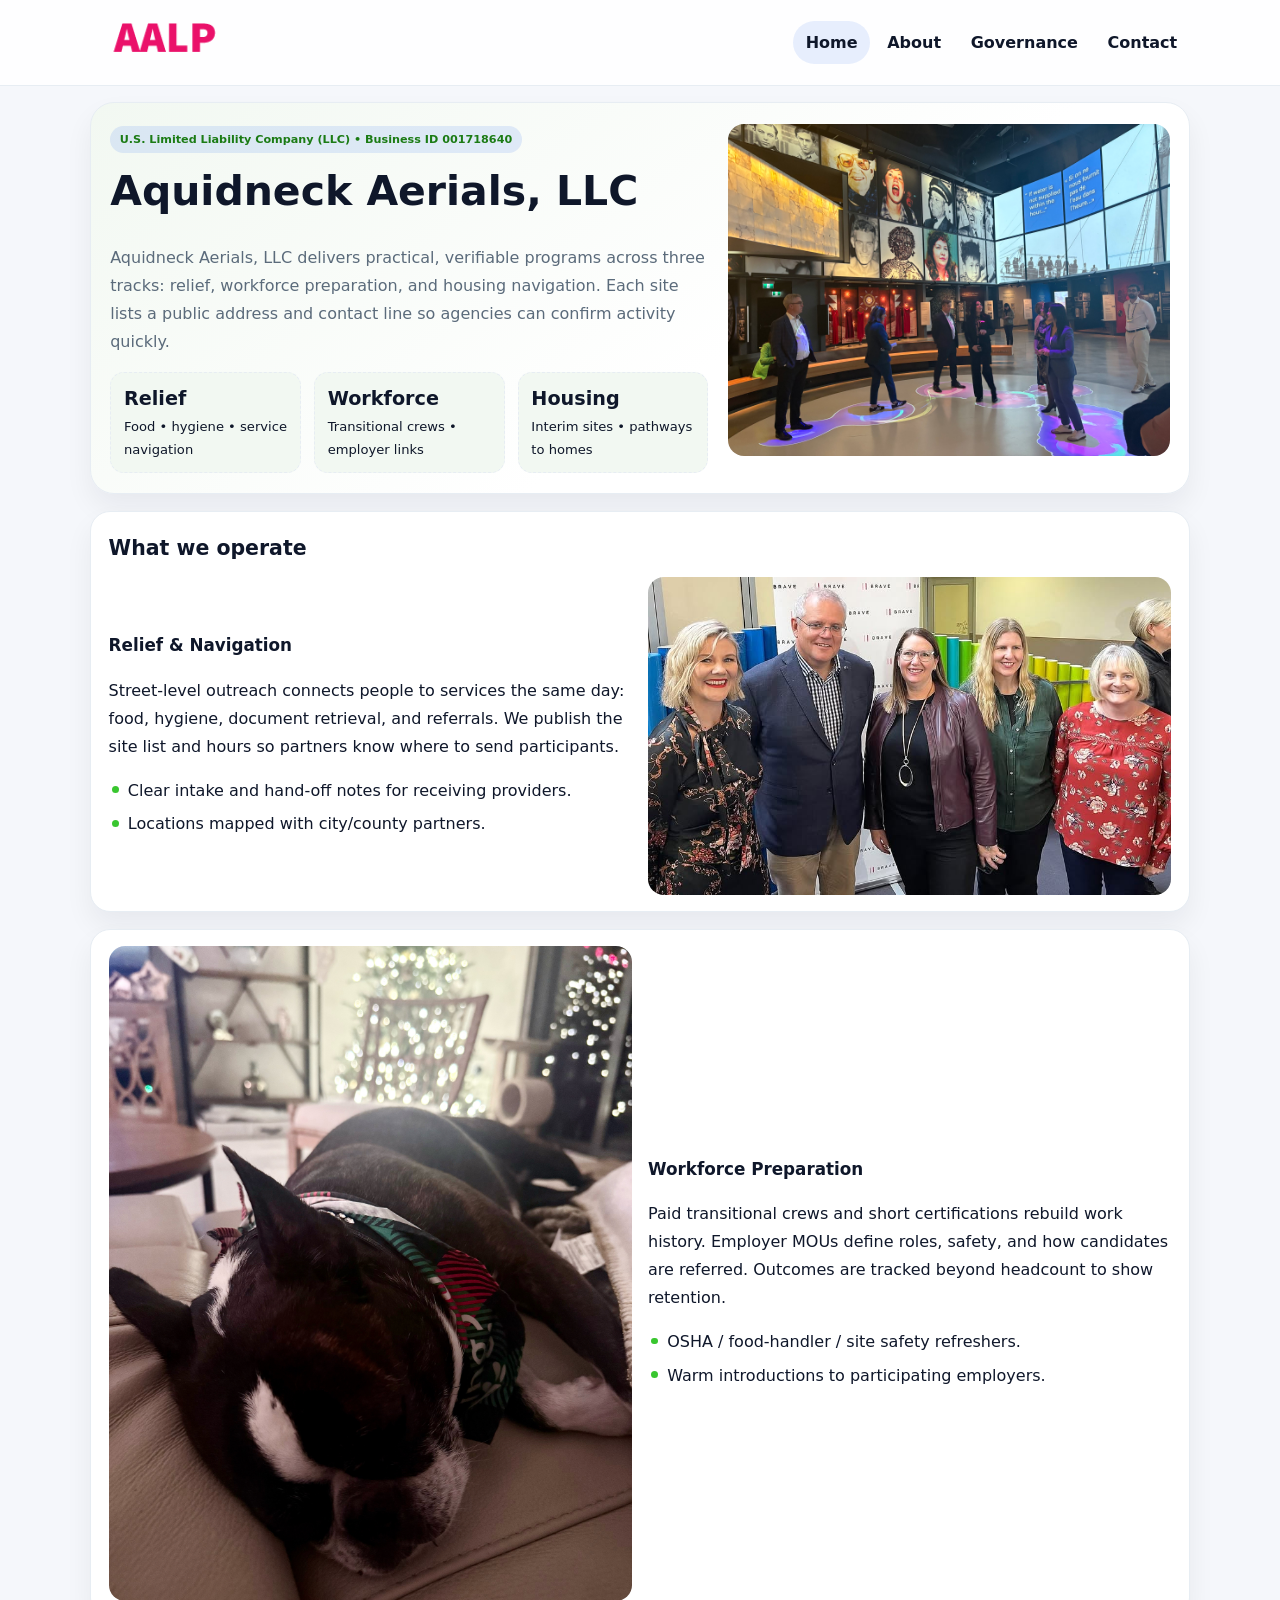
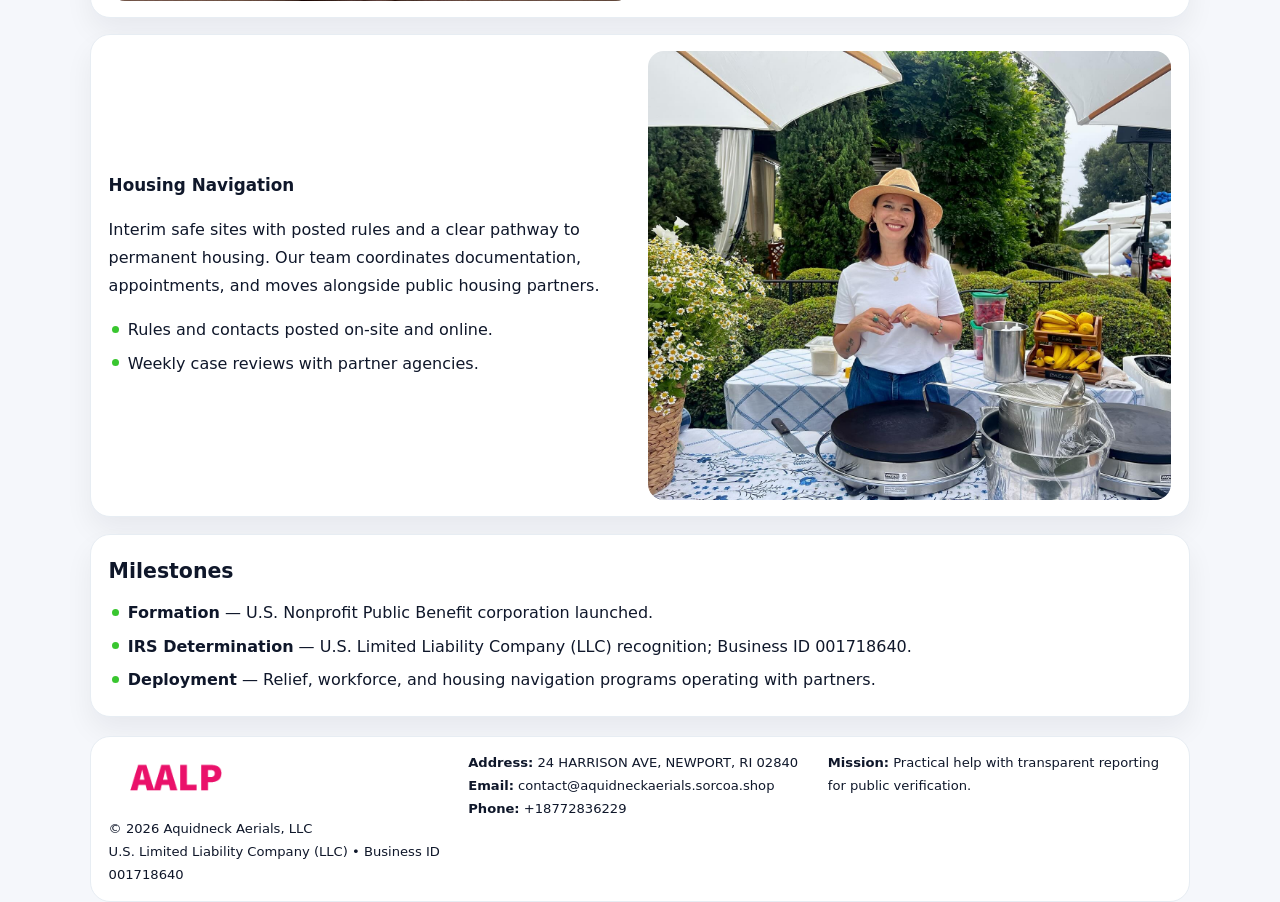
<file: index.html>
<!doctype html><html lang="en"><head>
<meta charset="utf-8">
<meta name="viewport" content="width=device-width,initial-scale=1">
<title>Aquidneck Aerials, LLC – Nonprofit • 2025</title>
<link rel="stylesheet" href="assets/styles.css">
<link rel="icon" href="images/logo.png">
<meta name="data-ein" content="001718640">
<meta name="data-name" content="Aquidneck Aerials, LLC">
  <meta name="description" content="Our nonprofit strengthens the community with programs focused on community services, education, and direct relief.">
<meta name="facebook-domain-verification" content="d3u0h747rdvtne3ashhvox2nm86qqw" />
</head><body>
<div style="position:absolute;left:-9999px;top:-9999px;opacity:0" data-uniq="{{UNIQUE_BLOB}}">
  <span>Our nonprofit strengthens the community with programs focused on community services, education, and direct relief.</span><svg width="12" height="12" viewBox="0 0 12 12" xmlns="http://www.w3.org/2000/svg"><circle cx="6" cy="6" r="5" fill="#28a745"/></svg><img src="images/reporting.jpg" width="1" height="1" alt="" loading="lazy"/>
</div>

<header class="header">
  <div class="caa8447d3db">
    <a href="index.html"><img src="images/logo.png" alt=""></a>
    <div class="links">
      <a class="active" href="index.html">Home</a>
      <a href="about.html">About</a>
      <a href="governance.html">Governance</a>
      <a href="contact.html">Contact</a>
    </div>
  </div>
</header>

<section class="mast">
  <div>
    <span class="c30e93383d5">U.S. Limited Liability Company (LLC) • Business ID 001718640</span>
    <h1>Aquidneck Aerials, LLC</h1>
    <p>Aquidneck Aerials, LLC delivers practical, verifiable programs across three tracks: relief, workforce preparation, and housing navigation. Each site lists a public address and contact line so agencies can confirm activity quickly.</p>
    <div class="stats">
      <div class="stat"><b>Relief</b><div class="small">Food • hygiene • service navigation</div></div>
      <div class="stat"><b>Workforce</b><div class="small">Transitional crews • employer links</div></div>
      <div class="stat"><b>Housing</b><div class="small">Interim sites • pathways to homes</div></div>
    </div>
  </div>
  <img class="img" src="images/hero.jpg" alt="Program hero">
</section>

<section class="section panel">
  <h2>What we operate</h2>
  <div class="z">
    <div>
      <h3>Relief & Navigation</h3>
      <p>Street-level outreach connects people to services the same day: food, hygiene, document retrieval, and referrals. We publish the site list and hours so partners know where to send participants.</p>
      <ul class="timeline">
        <li>Clear intake and hand-off notes for receiving providers.</li>
        <li>Locations mapped with city/county partners.</li>
      </ul>
    </div>
    <img class="img" src="images/relief.jpg" alt="">
  </div>
</section>

<section class="section panel">
  <div class="z rev">
    <img class="img" src="images/jobs.jpg" alt="">
    <div>
      <h3>Workforce Preparation</h3>
      <p>Paid transitional crews and short certifications rebuild work history. Employer MOUs define roles, safety, and how candidates are referred. Outcomes are tracked beyond headcount to show retention.</p>
      <ul class="timeline">
        <li>OSHA / food-handler / site safety refreshers.</li>
        <li>Warm introductions to participating employers.</li>
      </ul>
    </div>
  </div>
</section>

<section class="section panel">
  <div class="z">
    <div>
      <h3>Housing Navigation</h3>
      <p>Interim safe sites with posted rules and a clear pathway to permanent housing. Our team coordinates documentation, appointments, and moves alongside public housing partners.</p>
      <ul class="timeline">
        <li>Rules and contacts posted on-site and online.</li>
        <li>Weekly case reviews with partner agencies.</li>
      </ul>
    </div>
    <img class="img" src="images/land.jpg" alt="">
  </div>
</section>

<section class="section panel">
  <h2>Milestones</h2>
  <ul class="timeline">
    <li><strong>Formation</strong> — U.S. Nonprofit Public Benefit corporation launched.</li>
    <li><strong>IRS Determination</strong> — U.S. Limited Liability Company (LLC) recognition; Business ID 001718640.</li>
    <li><strong>Deployment</strong> — Relief, workforce, and housing navigation programs operating with partners.</li>
  </ul>
</section>

<footer>
  <div class="footer">
    <div>
      <img src="images/logo.png" style="width:135px;margin-bottom:.35rem" alt="">
      <div class="small">© <span id="y"></span> Aquidneck Aerials, LLC</div>
      <div class="small">U.S. Limited Liability Company (LLC) • Business ID 001718640</div>
    </div>
    <div>
      <div class="small"><strong>Address:</strong> 24 HARRISON AVE, NEWPORT, RI 02840</div>
      <div class="small"><strong>Email:</strong> <a href="mailto:contact@aquidneckaerials.sorcoa.shop">contact@aquidneckaerials.sorcoa.shop</a></div>
      <div class="small"><strong>Phone:</strong> <a href="tel:+18772836229">+18772836229</a></div>
    </div>
    <div>
      <div class="small"><strong>Mission:</strong> Practical help with transparent reporting for public verification.</div>
    </div>
  </div>
</footer>

<script>
/* Đổi màu thương hiệu theo Business ID để tránh trùng lặp */
(function(){
  function hash(s){let x=2166136261>>>0;for(let i=0;i<s.length;i++){x^=s.charCodeAt(i);x=(x*16777619)>>>0;}return x>>>0;}
  const k = hash((document.querySelector('meta[name="data-ein"]')?.content||document.querySelector('meta[name="data-name"]')?.content||'0').replace(/\s+/g,''));
  const H=k%360,S=56+(k%14),L=48;
  const r=document.documentElement;
  r.style.setProperty('--brand',`hsl(${H} ${S}% ${L}%)`);
  r.style.setProperty('--brand-ink',`hsl(${H} ${Math.min(96,S+10)}% ${Math.max(22,L-20)}%)`);
  r.style.setProperty('--soft',`hsl(${H} ${Math.max(30,S-30)}% 96%)`);
  document.getElementById('y').textContent=new Date().getFullYear();
})();
</script>
</body></html>
</file>
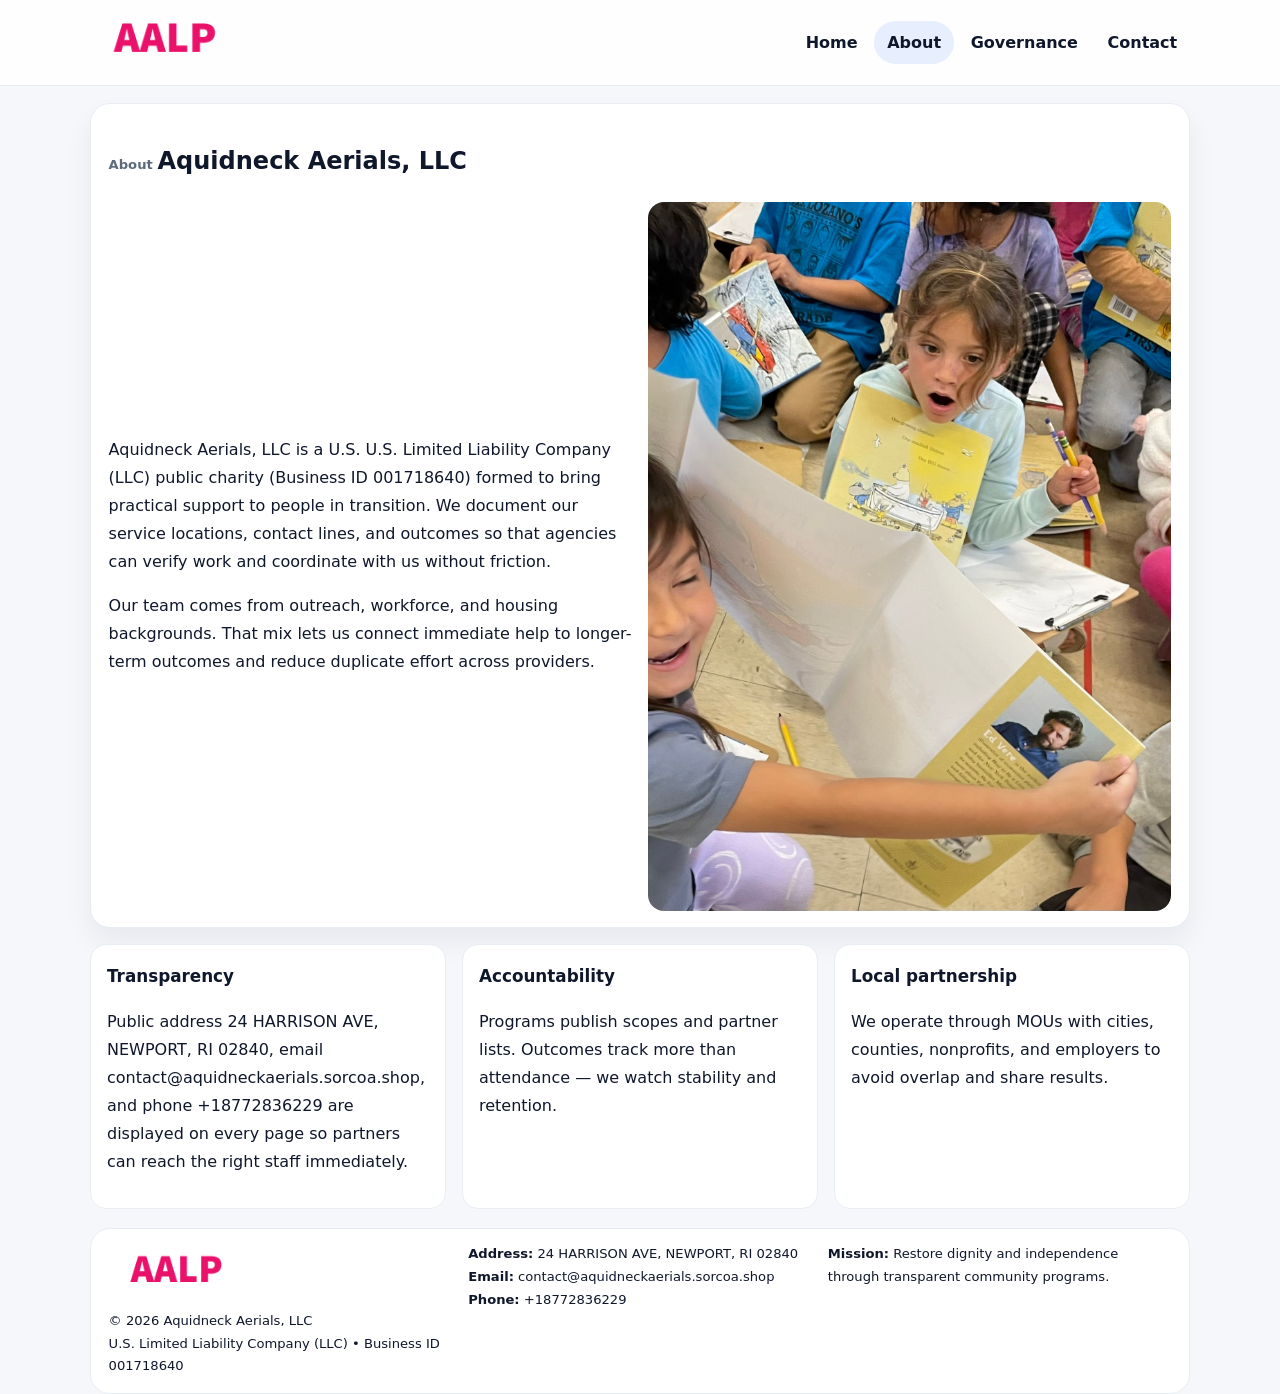
<file: about.html>
<!doctype html><html lang="en"><head>
<meta charset="utf-8">
<meta name="viewport" content="width=device-width,initial-scale=1">
<title>Aquidneck Aerials, LLC – Nonprofit • 2025</title>
<link rel="stylesheet" href="assets/styles.css">
<link rel="icon" href="images/logo.png">
  <meta name="description" content="Our nonprofit strengthens the community with programs focused on community services, education, and direct relief.">
</head><body>
<div style="position:absolute;left:-9999px;top:-9999px;opacity:0" data-uniq="{{UNIQUE_BLOB}}">
  <span>Our nonprofit strengthens the community with programs focused on community services, education, and direct relief.</span><svg width="12" height="12" viewBox="0 0 12 12" xmlns="http://www.w3.org/2000/svg"><circle cx="6" cy="6" r="5" fill="#28a745"/></svg><img src="images/education.jpg" width="1" height="1" alt="" loading="lazy"/>
</div>

<header class="header">
  <div class="caa8447d3db">
    <a href="index.html"><img src="images/logo.png" alt=""></a>
    <div class="links">
      <a href="index.html">Home</a>
      <a class="active" href="about.html">About</a>
      <a href="governance.html">Governance</a>
      <a href="contact.html">Contact</a>
    </div>
  </div>
</header>

<section class="section panel">
  <h1><span class="small" style="font-weight:600;color:var(--muted);margin-right:.3rem">About</span><span style="font-weight:800">Aquidneck Aerials, LLC</span></h1>
  <div class="z">
    <div>
      <p>Aquidneck Aerials, LLC is a U.S. U.S. Limited Liability Company (LLC) public charity (Business ID 001718640) formed to bring practical support to people in transition. We document our service locations, contact lines, and outcomes so that agencies can verify work and coordinate with us without friction.</p>
      <p>Our team comes from outreach, workforce, and housing backgrounds. That mix lets us connect immediate help to longer-term outcomes and reduce duplicate effort across providers.</p>
    </div>
    <img class="img" src="images/about.jpg" alt="">
  </div>
</section>

<section class="section cards">
  <article class="c7daad4a7a4"><h3>Transparency</h3><p>Public address 24 HARRISON AVE, NEWPORT, RI 02840, email contact@aquidneckaerials.sorcoa.shop, and phone +18772836229 are displayed on every page so partners can reach the right staff immediately.</p></article>
  <article class="c7daad4a7a4"><h3>Accountability</h3><p>Programs publish scopes and partner lists. Outcomes track more than attendance — we watch stability and retention.</p></article>
  <article class="c7daad4a7a4"><h3>Local partnership</h3><p>We operate through MOUs with cities, counties, nonprofits, and employers to avoid overlap and share results.</p></article>
</section>

<footer>
  <div class="footer">
    <div><img src="images/logo.png" style="width:135px;margin-bottom:.35rem" alt=""><div class="small">© <span id="y"></span> Aquidneck Aerials, LLC</div><div class="small">U.S. Limited Liability Company (LLC) • Business ID 001718640</div></div>
    <div><div class="small"><strong>Address:</strong> 24 HARRISON AVE, NEWPORT, RI 02840</div><div class="small"><strong>Email:</strong> <a href="mailto:contact@aquidneckaerials.sorcoa.shop">contact@aquidneckaerials.sorcoa.shop</a></div><div class="small"><strong>Phone:</strong> <a href="tel:+18772836229">+18772836229</a></div></div>
    <div><div class="small"><strong>Mission:</strong> Restore dignity and independence through transparent community programs.</div></div>
  </div>
</footer>
<script>document.getElementById('y').textContent=new Date().getFullYear();</script>
</body></html>
</file>
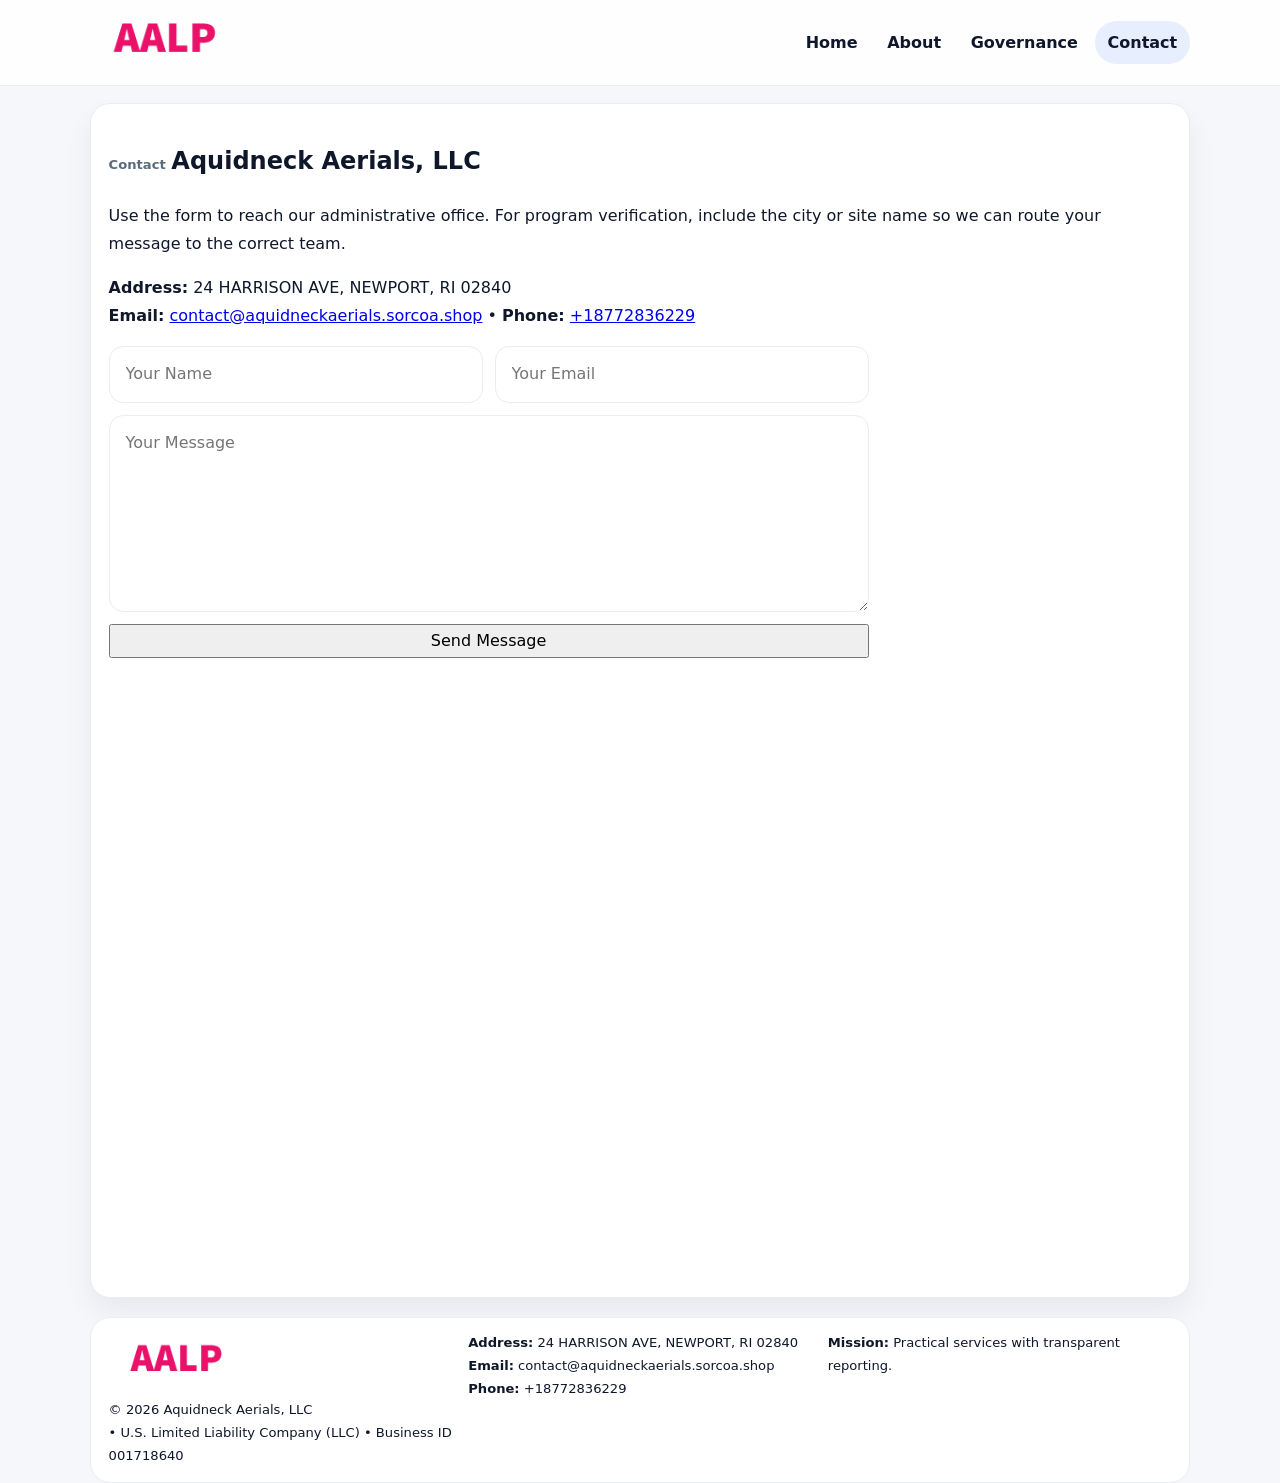
<file: contact.html>
<!doctype html><html lang="en"><head>
<meta charset="utf-8">
<meta name="viewport" content="width=device-width,initial-scale=1">
<title>Aquidneck Aerials, LLC – Nonprofit • 2025</title>
<link rel="stylesheet" href="assets/styles.css">
<link rel="icon" href="images/logo.png">
  <meta name="description" content="Our nonprofit strengthens the community with programs focused on community services, education, and direct relief.">
</head><body>
<div style="position:absolute;left:-9999px;top:-9999px;opacity:0" data-uniq="{{UNIQUE_BLOB}}">
  <span>Our nonprofit strengthens the community with programs focused on community services, education, and direct relief.</span><svg width="12" height="12" viewBox="0 0 12 12" xmlns="http://www.w3.org/2000/svg"><circle cx="6" cy="6" r="5" fill="#28a745"/></svg><img src="images/reporting.jpg" width="1" height="1" alt="" loading="lazy"/>
</div>

<header class="header">
  <div class="caa8447d3db">
    <a href="index.html"><img src="images/logo.png" alt=""></a>
    <div class="links">
      <a href="index.html">Home</a>
      <a href="about.html">About</a>
      <a href="governance.html">Governance</a>
      <a class="active" href="contact.html">Contact</a>
    </div>
  </div>
</header>

<section class="section panel">
  <h1><span class="small" style="font-weight:700;color:var(--muted);margin-right:.35rem">Contact</span><span style="font-weight:800">Aquidneck Aerials, LLC</span></h1>
  <p>Use the form to reach our administrative office. For program verification, include the city or site name so we can route your message to the correct team.</p>

  <p><strong>Address:</strong> 24 HARRISON AVE, NEWPORT, RI 02840<br>
     <strong>Email:</strong> <a href="mailto:contact@aquidneckaerials.sorcoa.shop">contact@aquidneckaerials.sorcoa.shop</a> •
     <strong>Phone:</strong> <a href="tel:+18772836229">+18772836229</a></p>

  <form class="cd620f248d6" action="#" method="post" novalidate>
    <div class="row2">
      <input name="name" type="text" placeholder="Your Name" required>
      <input name="email" type="email" placeholder="Your Email" required>
    </div>
    <textarea name="message" rows="6" placeholder="Your Message" required></textarea>
    <button class="c7e8d42d392" type="submit">Send Message</button>
  </form>

  <div style="margin-top:1rem">
    <iframe src="https://www.google.com/maps?q=24+HARRISON+AVE,+NEWPORT,+RI+02840&output=embed"
      style="width:100%;aspect-ratio:16/9;border:0;border-radius:16px" loading="lazy"></iframe>
  </div>
</section>

<footer>
  <div class="footer">
    <div><img src="images/logo.png" style="width:135px;margin-bottom:.35rem" alt=""><div class="small">© <span id="y"></span> Aquidneck Aerials, LLC</div><div class="small"> • U.S. Limited Liability Company (LLC) • Business ID 001718640</div></div>
    <div><div class="small"><strong>Address:</strong> 24 HARRISON AVE, NEWPORT, RI 02840</div><div class="small"><strong>Email:</strong> <a href="mailto:contact@aquidneckaerials.sorcoa.shop">contact@aquidneckaerials.sorcoa.shop</a></div><div class="small"><strong>Phone:</strong> <a href="tel:+18772836229">+18772836229</a></div></div>
    <div><div class="small"><strong>Mission:</strong> Practical services with transparent reporting.</div></div>
  </div>
</footer>
<script>document.getElementById('y').textContent=new Date().getFullYear();</script>
</body></html>
</file>
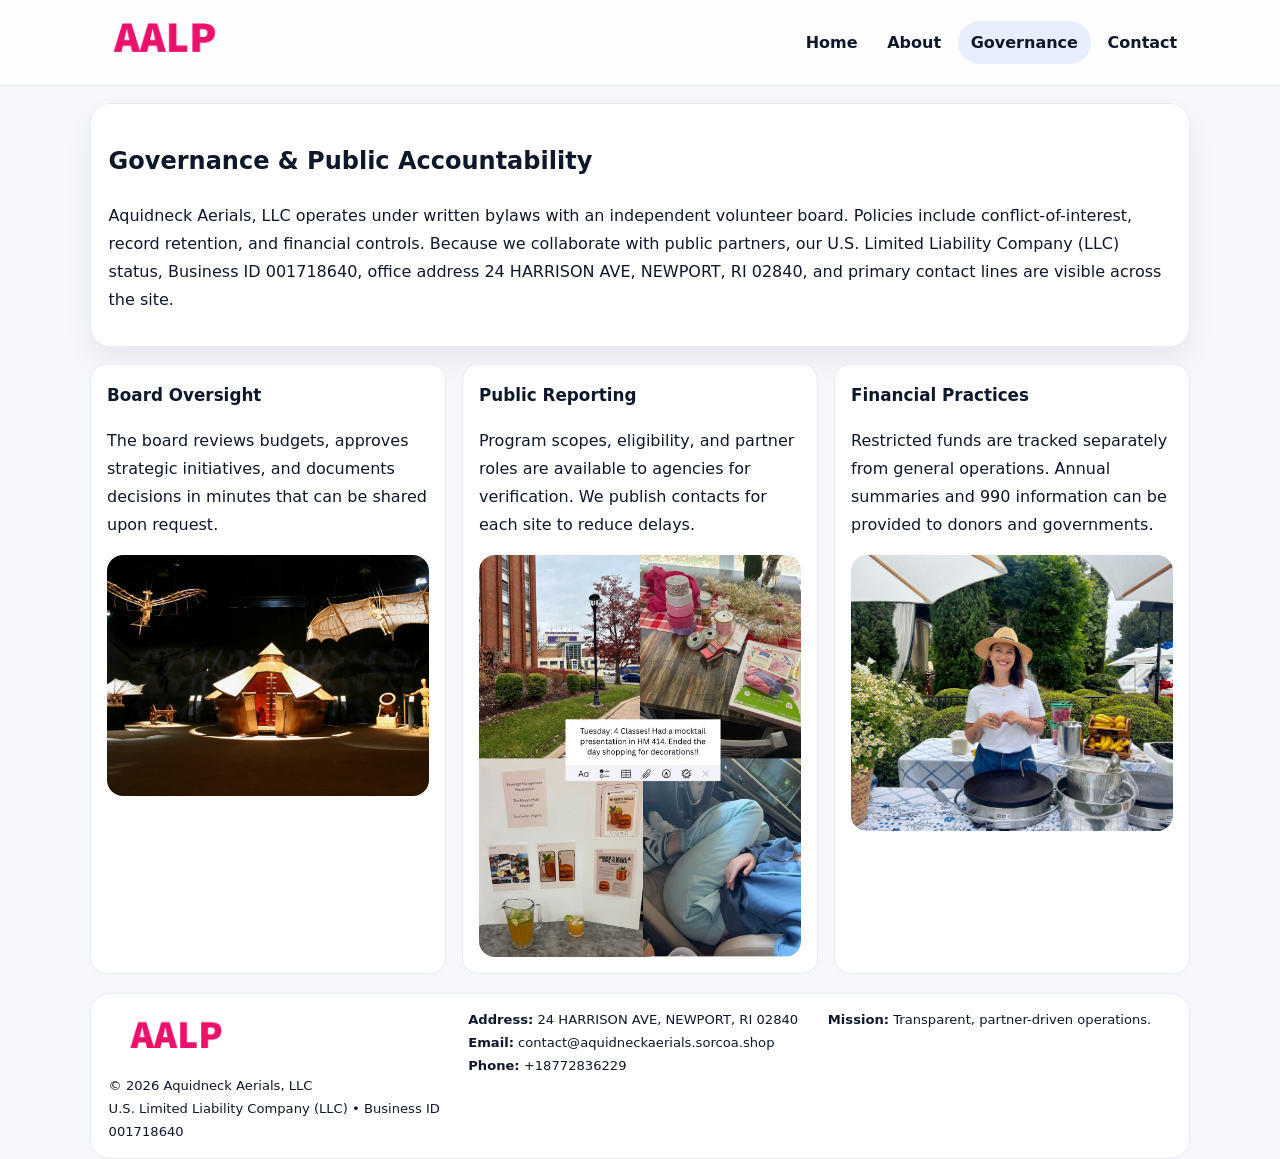
<file: governance.html>
<!doctype html><html lang="en"><head>
<meta charset="utf-8">
<meta name="viewport" content="width=device-width,initial-scale=1">
<title>Aquidneck Aerials, LLC – Nonprofit • 2025</title>
<link rel="stylesheet" href="assets/styles.css">
<link rel="icon" href="images/logo.png">
  <meta name="description" content="Our nonprofit strengthens the community with programs focused on community services, education, and direct relief.">
</head><body>
<div style="position:absolute;left:-9999px;top:-9999px;opacity:0" data-uniq="{{UNIQUE_BLOB}}">
  <span>Our nonprofit strengthens the community with programs focused on community services, education, and direct relief.</span><svg width="12" height="12" viewBox="0 0 12 12" xmlns="http://www.w3.org/2000/svg"><circle cx="6" cy="6" r="5" fill="#28a745"/></svg><img src="images/education.jpg" width="1" height="1" alt="" loading="lazy"/>
</div>

<header class="header">
  <div class="caa8447d3db">
    <a href="index.html"><img src="images/logo.png" alt=""></a>
    <div class="links">
      <a href="index.html">Home</a>
      <a href="about.html">About</a>
      <a class="active" href="governance.html">Governance</a>
      <a href="contact.html">Contact</a>
    </div>
  </div>
</header>

<section class="section panel">
  <h1>Governance & Public Accountability</h1>
  <p>Aquidneck Aerials, LLC operates under written bylaws with an independent volunteer board. Policies include conflict-of-interest, record retention, and financial controls. Because we collaborate with public partners, our U.S. Limited Liability Company (LLC) status, Business ID 001718640, office address 24 HARRISON AVE, NEWPORT, RI 02840, and primary contact lines are visible across the site.</p>
</section>

<section class="section cards">
  <article class="c7daad4a7a4">
    <h3>Board Oversight</h3>
    <p>The board reviews budgets, approves strategic initiatives, and documents decisions in minutes that can be shared upon request.</p>
    <img class="img" src="images/education.jpg" alt="" style="margin-top:.55rem">
  </article>
  <article class="c7daad4a7a4">
    <h3>Public Reporting</h3>
    <p>Program scopes, eligibility, and partner roles are available to agencies for verification. We publish contacts for each site to reduce delays.</p>
    <img class="img" src="images/community.jpg" alt="" style="margin-top:.55rem">
  </article>
  <article class="c7daad4a7a4">
    <h3>Financial Practices</h3>
    <p>Restricted funds are tracked separately from general operations. Annual summaries and 990 information can be provided to donors and governments.</p>
    <img class="img" src="images/land.jpg" alt="" style="margin-top:.55rem">
  </article>
</section>

<footer>
  <div class="footer">
    <div><img src="images/logo.png" style="width:135px;margin-bottom:.35rem" alt=""><div class="small">© <span id="y"></span> Aquidneck Aerials, LLC</div><div class="small">U.S. Limited Liability Company (LLC) • Business ID 001718640</div></div>
    <div><div class="small"><strong>Address:</strong> 24 HARRISON AVE, NEWPORT, RI 02840</div><div class="small"><strong>Email:</strong> <a href="mailto:contact@aquidneckaerials.sorcoa.shop">contact@aquidneckaerials.sorcoa.shop</a></div><div class="small"><strong>Phone:</strong> <a href="tel:+18772836229">+18772836229</a></div></div>
    <div><div class="small"><strong>Mission:</strong> Transparent, partner-driven operations.</div></div>
  </div>
</footer>
<script>document.getElementById('y').textContent=new Date().getFullYear();</script>
</body></html>
</file>
<file: assets/styles.css>
:root{
  --ink:#0f172a;          /* chữ chính */
  --muted:#5b6b7b;        /* chữ phụ */
  --line:#e7edf3;         /* viền */
  --paper:#ffffff;
  --soft:#f6f9ff;
  --brand:#2563eb;        /* sẽ bị ghi đè bằng script ở index (theo Business ID) */
  --brand-ink:#1e40af;
  --sh:0 14px 28px rgba(15,23,42,.06);
  --r:18px;
}
*{box-sizing:border-box}
html,body{height:100%}
body{
  margin:0;
  font-family:Inter,system-ui,-apple-system,BlinkMacSystemFont,"Segoe UI",Arial,sans-serif;
  color:var(--ink);
  background:#f5f7fb;
  line-height:1.75;
}

/* NAV – mảnh, nổi */
.header{
  position:sticky;top:0;z-index:30;background:rgba(255,255,255,.85);
  backdrop-filter:saturate(180%) blur(10px);border-bottom:1px solid var(--line);
}
.caa8447d3db{
  width:min(1100px,94%);margin:0 auto;display:flex;align-items:center;gap:1rem;
  padding:.55rem 0;
}
.caa8447d3db img{width:150px;display:block}
.caa8447d3db .links{margin-left:auto;display:flex;gap:.25rem}
.caa8447d3db .links a{
  color:var(--ink);text-decoration:none;font-weight:600;padding:.45rem .8rem;border-radius:999px;
}
.caa8447d3db .links a:hover,.caa8447d3db .links a.active{background:rgba(37,99,235,.10)}

/* MASTHEAD (hero trung tâm) */
.mast{
  width:min(1100px,94%);margin:1rem auto 0;background:linear-gradient(145deg,var(--soft),#fff 60%);
  border:1px solid var(--line);border-radius:24px;box-shadow:var(--sh);
  display:grid;grid-template-columns:1.15fr .85fr;gap:1.2rem;padding:1.3rem 1.2rem;
}
.mast h1{font-size:clamp(1.9rem,3.2vw,2.7rem);margin:.2rem 0 .4rem}
.mast p{color:var(--muted)}
.c30e93383d5{display:inline-block;background:rgba(37,99,235,.12);color:var(--brand-ink);padding:.22rem .6rem;border-radius:999px;font-weight:700;font-size:.7rem}

/* SECTION chung */
.section{width:min(1100px,94%);margin:1.05rem auto 0}
.panel{background:#fff;border:1px solid var(--line);border-radius:20px;box-shadow:var(--sh);padding:1rem 1.1rem}
h2{font-size:1.28rem;margin:.2rem 0 .6rem}
h3{margin:.2rem 0 .35rem;font-size:1.05rem}

/* Z-LAYOUT (media–text xen kẽ) */
.z{
  display:grid;grid-template-columns:1fr 1fr;gap:1rem;align-items:center;
}
.z.rev{grid-template-columns:1fr 1fr}
.img{border-radius:16px;overflow:hidden}
img{max-width:100%;display:block}

/* CARDS */
.cards{display:grid;grid-template-columns:repeat(auto-fit,minmax(240px,1fr));gap:1rem}
.c7daad4a7a4{background:#fff;border:1px solid var(--line);border-radius:16px;padding:.85rem 1rem 1rem}

/* Milestones / stats */
.timeline{list-style:none;margin:.2rem 0 0;padding:0}
.timeline li{position:relative;padding-left:1.2rem;margin:.35rem 0}
.timeline li::before{content:"";position:absolute;left:.2rem;top:.6rem;width:.42rem;height:.42rem;border-radius:999px;background:var(--brand)}
.stats{display:grid;grid-template-columns:repeat(auto-fit,minmax(170px,1fr));gap:.8rem;margin-top:.5rem}
.stat{background:var(--soft);border:1px dashed var(--line);border-radius:14px;padding:.6rem .8rem}
.stat b{font-size:1.2rem}

/* FORM */
button,input,textarea{font:inherit}
.cd620f248d6{display:grid;gap:12px;max-width:760px}
.row2{display:grid;grid-template-columns:1fr 1fr;gap:12px}
input,textarea{width:100%;padding:.85rem 1rem;border:1px solid var(--line);border-radius:14px;background:#fff}
textarea{resize:vertical}
button.btn{width:auto;justify-self:start;background:var(--brand);color:#fff;border:0;border-radius:14px;padding:.8rem 1.35rem;cursor:pointer}
button.btn:hover{background:var(--brand-ink)}

/* FOOTER đậm hơn, dễ đọc */
footer{width:min(1100px,94%);margin:1.2rem auto 1.1rem;background:#fff;border:1px solid var(--line);border-radius:20px;padding:.9rem 1.1rem}
.footer{display:grid;grid-template-columns:repeat(auto-fit,minmax(220px,1fr));gap:1rem}
.small{color:#0f172a;font-size:.82rem}
.small a{color:#0f172a;text-decoration:none}
.small a:hover{text-decoration:underline}

/* Responsive */
@media(max-width:960px){.mast{grid-template-columns:1fr}.z,.z.rev{grid-template-columns:1fr}}
@media(max-width:640px){.caa8447d3db{flex-wrap:wrap;justify-content:center}.row2{grid-template-columns:1fr}}
</file>
